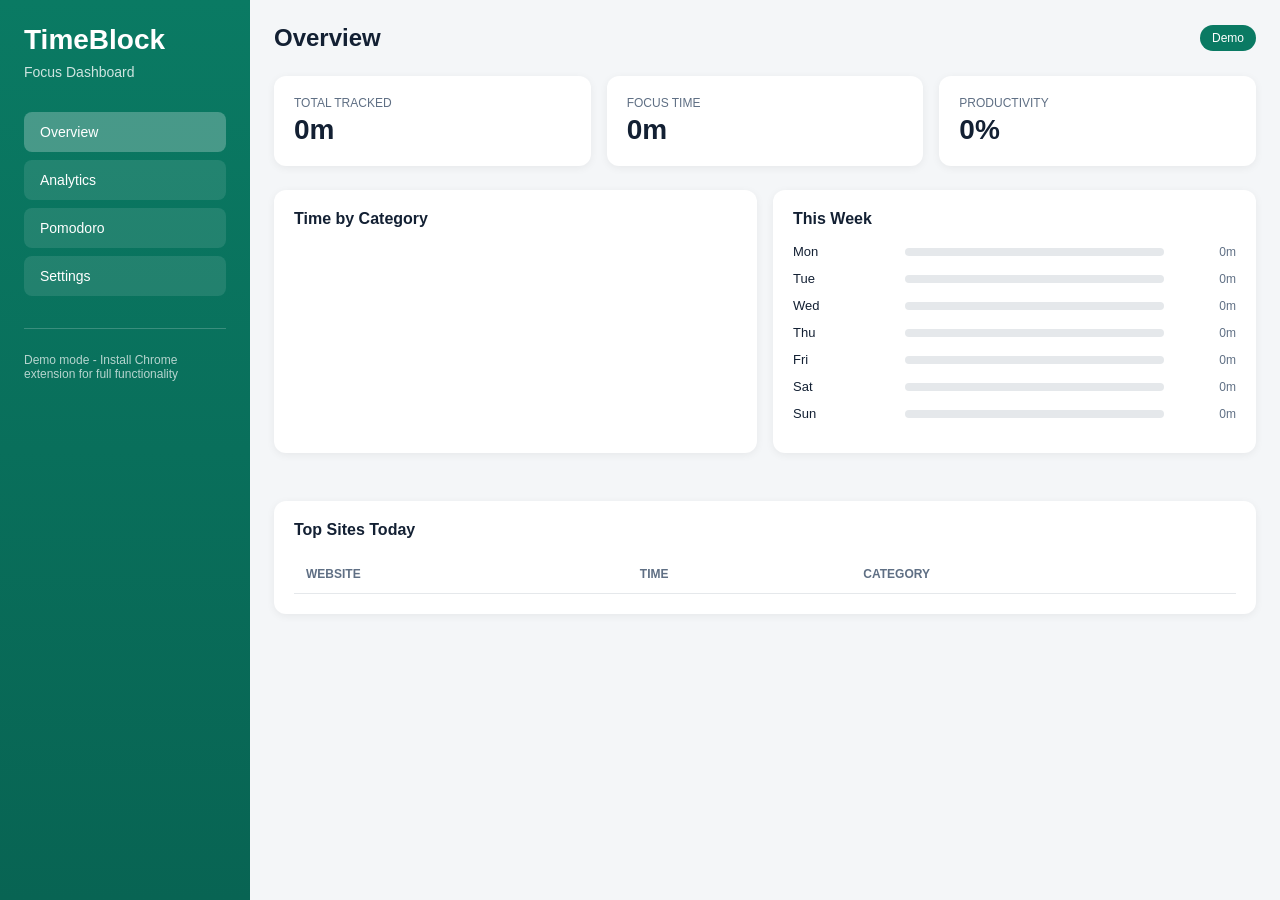
<file: index.html>
<!DOCTYPE html>
<html lang="en">
<head>
  <meta charset="UTF-8">
  <meta name="viewport" content="width=device-width, initial-scale=1.0">
  <title>TimeBlock - Focus Dashboard</title>
  <style>
    * { box-sizing: border-box; margin: 0; padding: 0; }
    body { font-family: 'Trebuchet MS', sans-serif; background: #f4f6f8; color: #132033; }
    .web-shell { min-height: 100vh; display: grid; grid-template-columns: 250px 1fr; }
    .web-sidebar { background: linear-gradient(180deg, #0a7a63, #086453); padding: 24px; color: white; }
    .web-sidebar h1 { font-size: 28px; margin-bottom: 8px; }
    .web-sidebar p { opacity: 0.8; font-size: 14px; }
    .web-nav { margin-top: 32px; display: grid; gap: 8px; }
    .web-nav button { background: rgba(255,255,255,0.1); border: none; color: white; padding: 12px 16px; text-align: left; border-radius: 8px; cursor: pointer; font-size: 14px; transition: all 0.2s; }
    .web-nav button:hover, .web-nav button.active { background: rgba(255,255,255,0.25); }
    .web-main { padding: 24px; overflow-y: auto; }
    .web-header { display: flex; justify-content: space-between; align-items: center; margin-bottom: 24px; }
    .web-header h2 { font-size: 24px; }
    .web-badge { background: #0a7a63; color: white; padding: 6px 12px; border-radius: 20px; font-size: 12px; }
    .web-grid { display: grid; grid-template-columns: repeat(3, 1fr); gap: 16px; margin-bottom: 24px; }
    .web-card { background: white; padding: 20px; border-radius: 12px; box-shadow: 0 2px 8px rgba(0,0,0,0.06); }
    .web-card p { color: #5f6f84; font-size: 12px; text-transform: uppercase; margin-bottom: 4px; }
    .web-card h3 { font-size: 28px; }
    .web-panel { background: white; padding: 20px; border-radius: 12px; box-shadow: 0 2px 8px rgba(0,0,0,0.06); margin-bottom: 24px; }
    .web-panel h3 { font-size: 16px; margin-bottom: 16px; }
    .web-table { width: 100%; border-collapse: collapse; }
    .web-table th, .web-table td { text-align: left; padding: 12px; border-bottom: 1px solid #e5e8eb; }
    .web-table th { color: #5f6f84; font-size: 12px; text-transform: uppercase; }
    .web-bar { display: flex; align-items: center; gap: 12px; margin-bottom: 12px; }
    .web-bar-label { width: 100px; font-size: 13px; }
    .web-bar-track { flex: 1; height: 8px; background: #e5e8eb; border-radius: 4px; overflow: hidden; }
    .web-bar-fill { height: 100%; background: linear-gradient(90deg, #0a7a63, #2eb793); border-radius: 4px; }
    .web-bar-value { font-size: 12px; color: #5f6f84; width: 60px; text-align: right; }
    .web-tab { display: none; }
    .web-tab.active { display: block; }
    .web-timer-display { font-size: 72px; font-weight: 800; text-align: center; color: #0a7a63; margin: 20px 0; }
    .web-timer-phase { text-align: center; font-size: 16px; color: #5f6f84; margin-bottom: 20px; }
    .web-timer-phase span { color: #0a7a63; font-weight: 600; }
    .web-timer-buttons { display: flex; justify-content: center; gap: 12px; margin-top: 24px; }
    .web-timer-btn { padding: 14px 28px; border: none; border-radius: 8px; font-size: 16px; cursor: pointer; transition: all 0.2s; }
    .web-timer-btn.primary { background: #0a7a63; color: white; }
    .web-timer-btn.secondary { background: #e5e8eb; color: #132033; }
    .web-timer-btn:hover { transform: translateY(-2px); box-shadow: 0 4px 12px rgba(0,0,0,0.15); }
    .web-input { padding: 10px 14px; border: 1px solid #e5e8eb; border-radius: 8px; font-size: 14px; width: 100%; }
    .web-input:focus { outline: none; border-color: #0a7a63; }
    .web-form-group { margin-bottom: 16px; }
    .web-form-group label { display: block; margin-bottom: 6px; font-size: 13px; color: #5f6f84; }
    .web-save-btn { background: #0a7a63; color: white; border: none; padding: 12px 24px; border-radius: 8px; cursor: pointer; font-size: 14px; }
    @media (max-width: 768px) {
      .web-shell { grid-template-columns: 1fr; }
      .web-sidebar { padding: 16px; }
      .web-grid { grid-template-columns: 1fr; }
    }
  </style>
</head>
<body>
<div class="web-shell">
  <aside class="web-sidebar">
    <h1>TimeBlock</h1>
    <p>Focus Dashboard</p>
    <nav class="web-nav">
      <button class="active" data-tab="overview">Overview</button>
      <button data-tab="analytics">Analytics</button>
      <button data-tab="pomodoro">Pomodoro</button>
      <button data-tab="settings">Settings</button>
    </nav>
    <div style="margin-top: 32px; padding-top: 24px; border-top: 1px solid rgba(255,255,255,0.2);">
      <p style="font-size: 12px; opacity: 0.7;">Demo mode - Install Chrome extension for full functionality</p>
    </div>
  </aside>

  <main class="web-main">
    <header class="web-header">
      <h2 id="pageTitle">Overview</h2>
      <span class="web-badge">Demo</span>
    </header>

    <!-- Overview Tab -->
    <section id="overview" class="web-tab active">
      <div class="web-grid">
        <div class="web-card">
          <p>Total Tracked</p>
          <h3 id="totalTime">0h 0m</h3>
        </div>
        <div class="web-card">
          <p>Focus Time</p>
          <h3 id="focusTime">0h 0m</h3>
        </div>
        <div class="web-card">
          <p>Productivity</p>
          <h3 id="productivity">0%</h3>
        </div>
      </div>

      <div class="web-grid" style="grid-template-columns: 1fr 1fr;">
        <div class="web-panel">
          <h3>Time by Category</h3>
          <div id="categoryBars"></div>
        </div>
        <div class="web-panel">
          <h3>This Week</h3>
          <div id="weekBars"></div>
        </div>
      </div>

      <div class="web-panel">
        <h3>Top Sites Today</h3>
        <table class="web-table">
          <thead><tr><th>Website</th><th>Time</th><th>Category</th></tr></thead>
          <tbody id="topSitesTable"></tbody>
        </table>
      </div>
    </section>

    <!-- Analytics Tab -->
    <section id="analytics" class="web-tab">
      <div class="web-panel">
        <h3>Time Trend (Last 7 Days)</h3>
        <div id="trendBars" style="display: flex; align-items: flex-end; gap: 8px; height: 150px; padding: 20px 0;"></div>
      </div>
      <div class="web-grid" style="grid-template-columns: 1fr 1fr;">
        <div class="web-panel">
          <h3>Top Sites (All Time)</h3>
          <table class="web-table">
            <thead><tr><th>Site</th><th>Total Time</th></tr></thead>
            <tbody id="topSitesAll"></tbody>
          </table>
        </div>
        <div class="web-panel">
          <h3>Daily Average</h3>
          <div style="text-align: center; padding: 40px;">
            <h1 id="dailyAvg" style="font-size: 48px; color: #0a7a63;">0h 0m</h1>
            <p style="color: #5f6f84; margin-top: 8px;">per day</p>
          </div>
        </div>
      </div>
    </section>

    <!-- Pomodoro Tab -->
    <section id="pomodoro" class="web-tab">
      <div class="web-panel">
        <p class="web-timer-phase">Current Phase: <span id="pomoPhase">Ready</span></p>
        <div class="web-timer-display" id="pomoTimer">25:00</div>
        <div class="web-timer-buttons">
          <button class="web-timer-btn primary" id="pomoStart">Start</button>
          <button class="web-timer-btn secondary" id="pomoPause">Pause</button>
          <button class="web-timer-btn secondary" id="pomoSkip">Skip</button>
          <button class="web-timer-btn secondary" id="pomoStop">Stop</button>
        </div>
      </div>
      <div class="web-grid" style="grid-template-columns: 1fr 1fr 1fr;">
        <div class="web-card" style="text-align: center;">
          <p>Work</p>
          <h3 id="workDuration">25m</h3>
        </div>
        <div class="web-card" style="text-align: center;">
          <p>Short Break</p>
          <h3 id="shortBreak">5m</h3>
        </div>
        <div class="web-card" style="text-align: center;">
          <p>Long Break</p>
          <h3 id="longBreak">15m</h3>
        </div>
      </div>
    </section>

    <!-- Settings Tab -->
    <section id="settings" class="web-tab">
      <div class="web-panel">
        <h3>Pomodoro Settings</h3>
        <div class="web-form-group">
          <label>Work Duration (minutes)</label>
          <input type="number" class="web-input" id="settingWork" value="25" min="1" max="90">
        </div>
        <div class="web-form-group">
          <label>Short Break (minutes)</label>
          <input type="number" class="web-input" id="settingShort" value="5" min="1" max="30">
        </div>
        <div class="web-form-group">
          <label>Long Break (minutes)</label>
          <input type="number" class="web-input" id="settingLong" value="15" min="1" max="60">
        </div>
        <button class="web-save-btn" id="saveSettings">Save Settings</button>
      </div>
      <div class="web-panel">
        <h3>Data</h3>
        <div style="display: flex; gap: 12px;">
          <button class="web-save-btn" style="background: #e5e8eb; color: #132033;" id="exportData">Export CSV</button>
          <button class="web-save-btn" style="background: #fde8e8; color: #842121;" id="clearData">Clear All Data</button>
        </div>
      </div>
    </section>
  </main>
</div>

<script>
const STORAGE_KEY = 'timeblock_data';
const SETTINGS_KEY = 'timeblock_settings';

let data = JSON.parse(localStorage.getItem(STORAGE_KEY) || '{}');
let settings = JSON.parse(localStorage.getItem(SETTINGS_KEY) || '{"work":25,"shortBreak":5,"longBreak":15}');

let pomoState = { running: false, paused: false, phase: 'work', timeLeft: settings.work * 60, cycle: 1 };
let pomoInterval = null;

function saveData() {
  localStorage.setItem(STORAGE_KEY, JSON.stringify(data));
}

function saveSettings() {
  localStorage.setItem(SETTINGS_KEY, JSON.stringify(settings));
}

function formatTime(seconds) {
  const h = Math.floor(seconds / 3600);
  const m = Math.floor((seconds % 3600) / 60);
  return h > 0 ? `${h}h ${m}m` : `${m}m`;
}

function formatTimer(seconds) {
  const m = Math.floor(seconds / 60);
  const s = seconds % 60;
  return `${String(m).padStart(2,'0')}:${String(s).padStart(2,'0')}`;
}

function renderOverview() {
  const today = new Date().toISOString().split('T')[0];
  const todayData = data[today] || {};
  
  let total = 0, focus = 0;
  const cats = { Work: 0, Education: 0, Entertainment: 0, Social: 0, Other: 0 };
  const sites = [];
  
  for (const site of Object.values(todayData)) {
    total += site.total_time || 0;
    if (site.category === 'Work' || site.category === 'Education') focus += site.total_time || 0;
    cats[site.category] = (cats[site.category] || 0) + (site.total_time || 0);
    sites.push({ domain: site.domain, time: site.total_time, category: site.category });
  }
  
  const prod = total > 0 ? Math.round((focus / total) * 100) : 0;
  
  document.getElementById('totalTime').textContent = formatTime(total);
  document.getElementById('focusTime').textContent = formatTime(focus);
  document.getElementById('productivity').textContent = prod + '%';
  
  const catContainer = document.getElementById('categoryBars');
  catContainer.innerHTML = '';
  for (const [cat, time] of Object.entries(cats)) {
    if (time > 0) {
      const pct = Math.round((time / total) * 100);
      catContainer.innerHTML += `<div class="web-bar"><span class="web-bar-label">${cat}</span><div class="web-bar-track"><div class="web-bar-fill" style="width:${pct}%"></div></div><span class="web-bar-value">${formatTime(time)}</span></div>`;
    }
  }
  
  const weekContainer = document.getElementById('weekBars');
  weekContainer.innerHTML = '';
  const days = ['Mon','Tue','Wed','Thu','Fri','Sat','Sun'];
  for (let i = 0; i < 7; i++) {
    const d = new Date();
    d.setDate(d.getDate() - (6 - i));
    const key = d.toISOString().split('T')[0];
    const time = Object.values(data[key] || {}).reduce((s, x) => s + (x.total_time || 0), 0);
    const pct = total > 0 ? Math.round((time / total) * 100) : 0;
    weekContainer.innerHTML += `<div class="web-bar"><span class="web-bar-label">${days[i]}</span><div class="web-bar-track"><div class="web-bar-fill" style="width:${pct}%"></div></div><span class="web-bar-value">${formatTime(time)}</span></div>`;
  }
  
  const tableBody = document.getElementById('topSitesTable');
  sites.sort((a,b) => b.time - a.time).slice(0,5).forEach(s => {
    tableBody.innerHTML += `<tr><td>${s.domain}</td><td>${formatTime(s.time)}</td><td>${s.category}</td></tr>`;
  });
}

function renderAnalytics() {
  let total = 0, days = 0;
  const trendContainer = document.getElementById('trendBars');
  trendContainer.innerHTML = '';
  
  for (let i = 6; i >= 0; i--) {
    const d = new Date();
    d.setDate(d.getDate() - i);
    const key = d.toISOString().split('T')[0];
    const time = Object.values(data[key] || {}).reduce((s, x) => s + (x.total_time || 0), 0);
    total += time;
    days++;
    const maxH = 120;
    const h = Math.min(time / 60, maxH);
    const pct = Math.round((h / maxH) * 100);
    const label = d.toLocaleDateString(undefined, { weekday: 'short' });
    trendContainer.innerHTML += `<div style="flex:1; display:flex; flex-direction:column; align-items:center;"><div style="width:100%; height:${pct}%; background:linear-gradient(180deg,#0a7a63,#0a7a6340); border-radius:4px 4px 0 0; min-height:4px;"></div><span style="font-size:10px;color:#5f6f84;margin-top:4px;">${label}</span></div>`;
  }
  
  document.getElementById('dailyAvg').textContent = formatTime(days > 0 ? Math.floor(total / days) : 0);
  
  const allSites = {};
  for (const dayData of Object.values(data)) {
    for (const site of Object.values(dayData)) {
      allSites[site.domain] = (allSites[site.domain] || 0) + (site.total_time || 0);
    }
  }
  const sorted = Object.entries(allSites).sort((a,b) => b[1] - a[1]).slice(0,5);
  const sitesBody = document.getElementById('topSitesAll');
  sitesBody.innerHTML = '';
  sorted.forEach(([domain, time]) => {
    sitesBody.innerHTML += `<tr><td>${domain}</td><td>${formatTime(time)}</td></tr>`;
  });
}

function renderPomodoro() {
  document.getElementById('workDuration').textContent = settings.work + 'm';
  document.getElementById('shortBreak').textContent = settings.shortBreak + 'm';
  document.getElementById('longBreak').textContent = settings.longBreak + 'm';
  updatePomodoroDisplay();
}

function updatePomodoroDisplay() {
  document.getElementById('pomoTimer').textContent = formatTimer(pomoState.timeLeft);
  const labels = { work: 'Work Sprint', shortBreak: 'Short Break', longBreak: 'Long Break' };
  document.getElementById('pomoPhase').textContent = pomoState.running ? labels[pomoState.phase] : 'Ready';
  document.getElementById('pomoStart').textContent = pomoState.paused ? 'Resume' : (pomoState.running ? 'Running' : 'Start');
}

function startPomodoro() {
  if (pomoState.paused) {
    pomoState.paused = false;
  } else {
    pomoState.running = true;
    pomoState.phase = 'work';
    pomoState.timeLeft = settings.work * 60;
  }
  pomoInterval = setInterval(() => {
    if (!pomoState.paused && pomoState.running) {
      pomoState.timeLeft--;
      if (pomoState.timeLeft <= 0) {
        if (pomoState.phase === 'work') {
          pomoState.phase = pomoState.cycle % 4 === 0 ? 'longBreak' : 'shortBreak';
          pomoState.timeLeft = (pomoState.phase === 'longBreak' ? settings.longBreak : settings.shortBreak) * 60;
          if (pomoState.phase === 'shortBreak') pomoState.cycle++;
        } else {
          pomoState.phase = 'work';
          pomoState.timeLeft = settings.work * 60;
        }
      }
      updatePomodoroDisplay();
    }
  }, 1000);
  updatePomodoroDisplay();
}

function pausePomodoro() {
  pomoState.paused = true;
  updatePomodoroDisplay();
}

function skipPomodoro() {
  if (pomoState.phase === 'work') {
    pomoState.phase = pomoState.cycle % 4 === 0 ? 'longBreak' : 'shortBreak';
    pomoState.timeLeft = (pomoState.phase === 'longBreak' ? settings.longBreak : settings.shortBreak) * 60;
  } else {
    pomoState.phase = 'work';
    pomoState.timeLeft = settings.work * 60;
  }
  updatePomodoroDisplay();
}

function stopPomodoro() {
  clearInterval(pomoInterval);
  pomoState = { running: false, paused: false, phase: 'work', timeLeft: settings.work * 60, cycle: 1 };
  updatePomodoroDisplay();
}

document.querySelectorAll('.web-nav button').forEach(btn => {
  btn.addEventListener('click', () => {
    document.querySelectorAll('.web-nav button').forEach(b => b.classList.remove('active'));
    document.querySelectorAll('.web-tab').forEach(t => t.classList.remove('active'));
    btn.classList.add('active');
    document.getElementById(btn.dataset.tab).classList.add('active');
    document.getElementById('pageTitle').textContent = btn.textContent;
  });
});

document.getElementById('pomoStart').addEventListener('click', startPomodoro);
document.getElementById('pomoPause').addEventListener('click', pausePomodoro);
document.getElementById('pomoSkip').addEventListener('click', skipPomodoro);
document.getElementById('pomoStop').addEventListener('click', stopPomodoro);

document.getElementById('saveSettings').addEventListener('click', () => {
  settings.work = parseInt(document.getElementById('settingWork').value) || 25;
  settings.shortBreak = parseInt(document.getElementById('settingShort').value) || 5;
  settings.longBreak = parseInt(document.getElementById('settingLong').value) || 15;
  saveSettings();
  if (!pomoState.running) pomoState.timeLeft = settings.work * 60;
  renderPomodoro();
  alert('Settings saved!');
});

document.getElementById('clearData').addEventListener('click', () => {
  if (confirm('Clear all data?')) {
    data = {};
    saveData();
    renderOverview();
    renderAnalytics();
  }
});

document.getElementById('exportData').addEventListener('click', () => {
  let csv = 'Date,Domain,Path,TimeSeconds,Category\n';
  for (const [date, dayData] of Object.entries(data)) {
    for (const site of Object.values(dayData)) {
      csv += `${date},"${site.domain}","${site.path}",${site.total_time},${site.category}\n`;
    }
  }
  const blob = new Blob([csv], { type: 'text/csv' });
  const a = document.createElement('a');
  a.href = URL.createObjectURL(blob);
  a.download = 'timeblock-export.csv';
  a.click();
});

renderOverview();
renderAnalytics();
renderPomodoro();
</script>
</body>
</html>
</file>
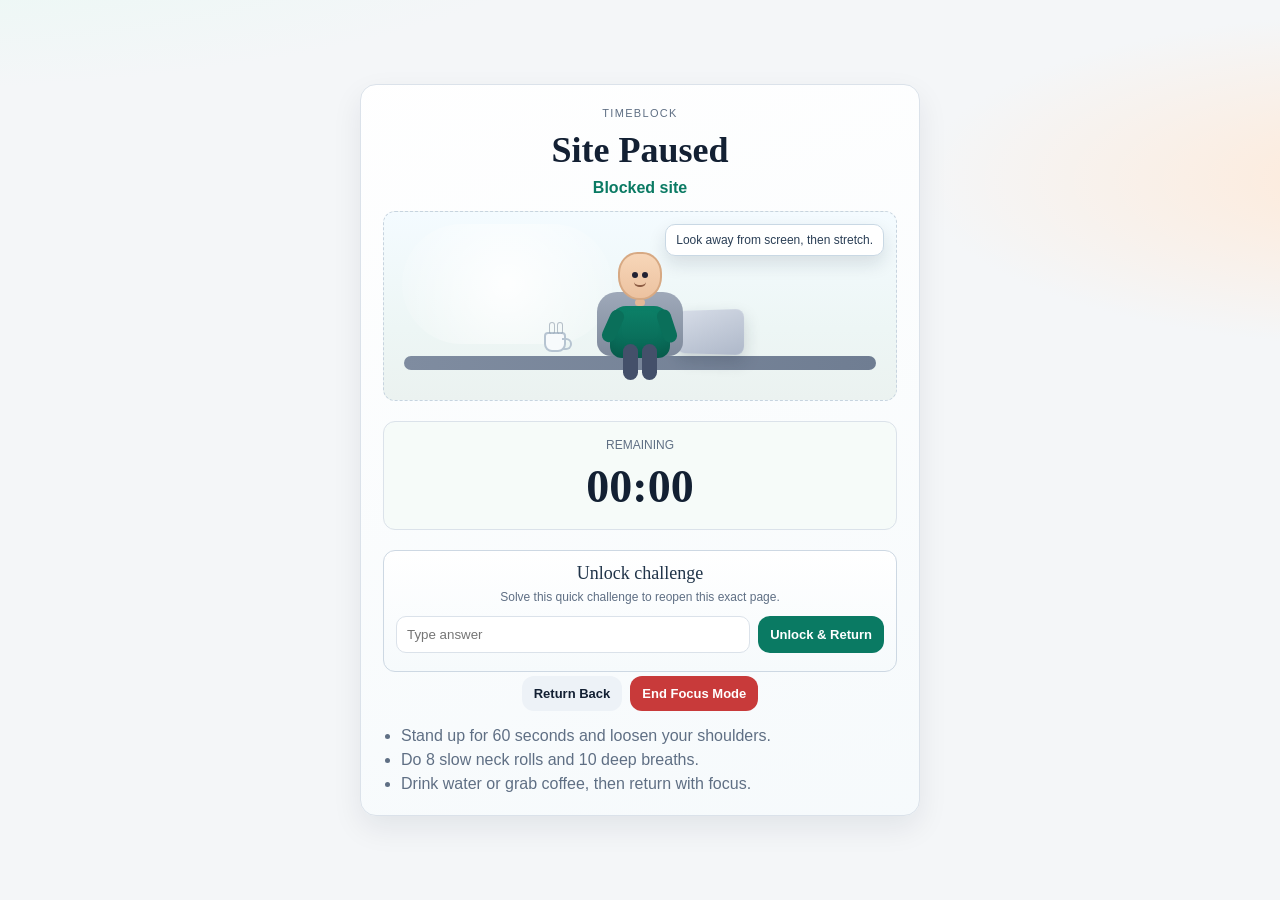
<file: blocked.html>
<!DOCTYPE html>
<html lang="en">
<head>
  <meta charset="UTF-8">
  <meta name="viewport" content="width=device-width, initial-scale=1.0">
  <title>Site Blocked · TimeBlock</title>
  <link rel="stylesheet" href="styles.css">
</head>
<body class="blocked-body">
  <main class="blocked-card">
    <p class="eyebrow">TimeBlock</p>
    <h1>Site Paused</h1>
    <p class="empty" id="blockReason"></p>
    <p class="blocked-domain" id="blockedDomain"></p>

    <div class="coach-scene" aria-hidden="true">
      <div class="room-glow"></div>
      <div class="desk"></div>
      <div class="chair"></div>
      <div class="laptop"></div>
      <div class="coffee"><i></i><i></i></div>
      <div class="person human">
        <span class="head">
          <i class="eye left"></i>
          <i class="eye right"></i>
          <i class="mouth"></i>
        </span>
        <span class="neck"></span>
        <span class="torso"></span>
        <span class="arm arm-left"></span>
        <span class="arm arm-right"></span>
        <span class="leg leg-left"></span>
        <span class="leg leg-right"></span>
      </div>
      <div class="bubble" id="coachBubble">Look away from screen, then stretch.</div>
    </div>

    <div class="blocked-timer-wrap">
      <p>Remaining</p>
      <h2 id="timer">00:00</h2>
    </div>

    <div id="limitChallenge" class="challenge-card" hidden>
      <p class="challenge-title">Unlock challenge</p>
      <p class="challenge-text">Solve this quick challenge to reopen this exact page.</p>
      <p id="challengePrompt" class="challenge-prompt"></p>
      <div class="inline-form">
        <input id="challengeInput" type="text" placeholder="Type answer">
        <button id="unlockBtn" class="btn-primary">Unlock & Return</button>
      </div>
      <p id="challengeMessage" class="empty"></p>
    </div>

    <div class="blocked-actions">
      <button id="backBtn" class="btn-secondary">Return Back</button>
      <button id="endFocusBtn" class="btn-danger">End Focus Mode</button>
    </div>

    <ul class="tips-list">
      <li>Stand up for 60 seconds and loosen your shoulders.</li>
      <li>Do 8 slow neck rolls and 10 deep breaths.</li>
      <li>Drink water or grab coffee, then return with focus.</li>
    </ul>
  </main>
  <script src="blocked.js"></script>
</body>
</html>
</file>
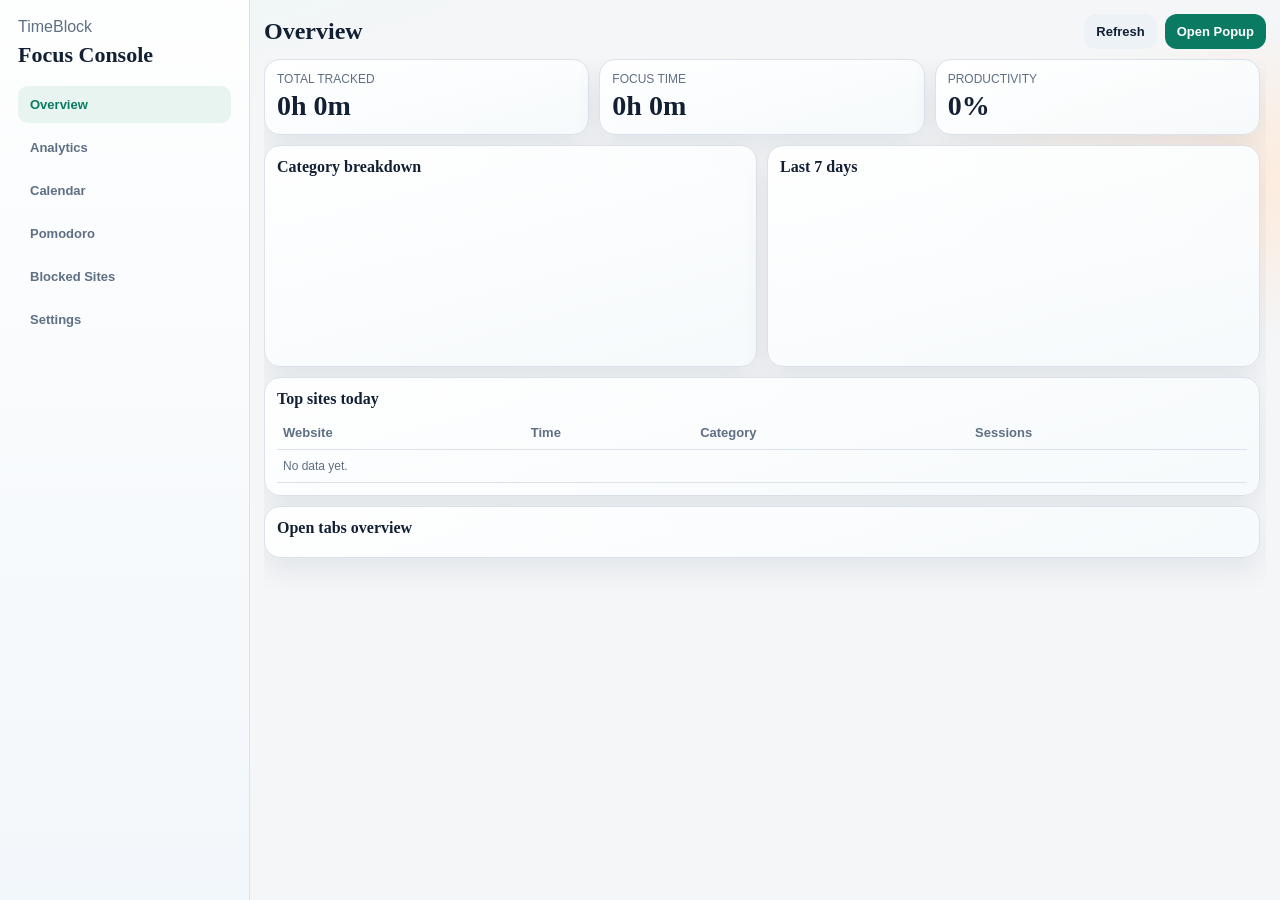
<file: dashboard.html>
<!DOCTYPE html>
<html lang="en">
<head>
  <meta charset="UTF-8">
  <meta name="viewport" content="width=device-width, initial-scale=1.0">
  <title>TimeBlock Dashboard</title>
  <link rel="stylesheet" href="styles.css">
</head>
<body class="dashboard-body">
  <div class="dashboard-shell">
    <aside class="dashboard-sidebar">
      <div class="brand-block">
        <p>TimeBlock</p>
        <h1>Focus Console</h1>
      </div>
      <nav class="nav-stack">
        <button class="nav-link active" data-tab="overview">Overview</button>
        <button class="nav-link" data-tab="analytics">Analytics</button>
        <button class="nav-link" data-tab="calendar">Calendar</button>
        <button class="nav-link" data-tab="pomodoro">Pomodoro</button>
        <button class="nav-link" data-tab="blocked">Blocked Sites</button>
        <button class="nav-link" data-tab="settings">Settings</button>
      </nav>
    </aside>

    <main class="dashboard-main">
      <header class="dashboard-topbar">
        <h2 id="pageTitle">Overview</h2>
        <div class="toolbar-actions">
          <button id="syncBtn" class="btn-secondary">Refresh</button>
          <button id="openPopupBtn" class="btn-primary">Open Popup</button>
        </div>
      </header>

      <section id="overview" class="tab-content active">
        <div class="grid-3">
          <article class="metric-card"><p>Total tracked</p><h3 id="summaryTotal">0h 0m</h3></article>
          <article class="metric-card"><p>Focus time</p><h3 id="summaryFocus">0h 0m</h3></article>
          <article class="metric-card"><p>Productivity</p><h3 id="summaryProductivity">0%</h3></article>
        </div>

        <div class="grid-2">
          <article class="panel">
            <div class="panel-head"><h3>Category breakdown</h3></div>
            <div id="categoryChart" class="bars-block big"></div>
          </article>
          <article class="panel">
            <div class="panel-head"><h3>Last 7 days</h3></div>
            <div id="weekChart" class="bars-block big"></div>
          </article>
        </div>

        <article class="panel">
          <div class="panel-head"><h3>Top sites today</h3></div>
          <div class="table-wrap">
            <table>
              <thead>
                <tr><th>Website</th><th>Time</th><th>Category</th><th>Sessions</th></tr>
              </thead>
              <tbody id="topSitesBody">
                <tr><td colspan="4" class="empty">No data yet.</td></tr>
              </tbody>
            </table>
          </div>
        </article>

        <article class="panel">
          <div class="panel-head"><h3>Open tabs overview</h3></div>
          <div id="liveTabsCards" class="tabs-grid"></div>
        </article>
      </section>

      <section id="analytics" class="tab-content">
        <article class="panel">
          <div class="panel-head">
            <h3>Time trend</h3>
            <select id="dateRange" class="form-control">
              <option value="today">Today</option>
              <option value="week">Week</option>
              <option value="month">Month</option>
              <option value="all">All time</option>
            </select>
          </div>
          <div id="analyticsChart" class="bars-block big"></div>
        </article>

        <article class="panel">
          <div class="panel-head"><h3>Overall time by domain</h3></div>
          <div id="domainOverallChart" class="bars-block big"></div>
        </article>
      </section>

      <section id="calendar" class="tab-content">
        <article class="panel">
          <div class="panel-head">
            <h3>Weekly activity</h3>
            <div class="inline-actions">
              <button id="prevWeek" class="btn-secondary">Previous</button>
              <p id="weekDisplay"></p>
              <button id="nextWeek" class="btn-secondary">Next</button>
            </div>
          </div>
          <div id="weekView" class="week-view"></div>
        </article>

        <article class="panel">
          <div class="panel-head"><h3>Schedule focus block</h3></div>
          <form id="blockForm" class="form-grid">
            <label class="picker-field">Date<input type="date" id="blockDate" required></label>
            <label class="picker-field">Start<input type="time" id="blockStart" required></label>
            <label class="picker-field">End<input type="time" id="blockEnd" required></label>
            <label class="checkbox-row"><input type="checkbox" id="blockDistract" checked> Block distracting sites</label>
            <button type="submit" class="btn-primary">Save Block</button>
          </form>
          <div id="scheduledBlocksList" class="list-block"></div>
        </article>
      </section>

      <section id="pomodoro" class="tab-content">
        <article class="panel">
          <div class="panel-head"><h3>Pomodoro settings</h3></div>
          <form id="pomodoroForm" class="form-grid">
            <label>Work minutes<input type="number" id="pWork" min="10" max="90" value="25"></label>
            <label>Short break<input type="number" id="pShort" min="3" max="30" value="5"></label>
            <label>Long break<input type="number" id="pLong" min="10" max="60" value="15"></label>
            <label>Long break every<input type="number" id="pEvery" min="2" max="8" value="4"></label>
            <label class="checkbox-row"><input type="checkbox" id="pAutoBreaks" checked> Auto start breaks</label>
            <label class="checkbox-row"><input type="checkbox" id="pAutoWork"> Auto start work</label>
            <button type="submit" class="btn-primary">Save Pomodoro Settings</button>
          </form>
        </article>
      </section>

      <section id="blocked" class="tab-content">
        <article class="panel">
          <div class="panel-head"><h3>Blocked sites</h3></div>
          <form id="blockSiteForm" class="inline-form">
            <input type="text" id="newBlockedSite" placeholder="youtube.com" required>
            <button type="submit" class="btn-primary">Add</button>
          </form>
          <div id="blockedSitesList" class="chips"></div>
          <div class="quick-row">
            <button class="btn-secondary quick-block" data-sites="youtube.com,netflix.com,twitch.tv">Entertainment</button>
            <button class="btn-secondary quick-block" data-sites="facebook.com,instagram.com,twitter.com,x.com">Social</button>
            <button class="btn-secondary quick-block" data-sites="reddit.com,9gag.com,imgur.com">Memes</button>
            <button class="btn-secondary quick-block" data-sites="youtube.com,reddit.com,twitter.com,facebook.com,instagram.com">All</button>
          </div>
        </article>

        <article class="panel">
          <div class="panel-head"><h3>Per-site daily limits</h3></div>
          <div id="siteLimitsList" class="list-block"></div>
        </article>
      </section>

      <section id="settings" class="tab-content">
        <article class="panel">
          <div class="panel-head"><h3>General settings</h3></div>
          <form id="settingsForm" class="form-grid">
            <label>Theme
              <select id="themeSelect" class="form-control">
                <option value="light">Light</option>
                <option value="dark">Dark</option>
                <option value="auto">Auto</option>
              </select>
            </label>
            <label>Default focus duration (minutes)<input type="number" id="focusDuration" min="5" max="180" value="25"></label>
            <label class="checkbox-row"><input type="checkbox" id="enableNotif" checked> Enable notifications</label>
            <label class="checkbox-row"><input type="checkbox" id="soundNotif"> Sound on complete</label>
            <button type="submit" class="btn-primary">Save Settings</button>
          </form>
        </article>

        <article class="panel">
          <div class="panel-head"><h3>Data</h3></div>
          <div class="inline-actions">
            <button id="exportData" class="btn-secondary">Export CSV</button>
            <button id="clearData" class="btn-danger">Clear Data</button>
          </div>
        </article>
      </section>
    </main>
  </div>

  <script src="dashboard.js"></script>
</body>
</html>
</file>
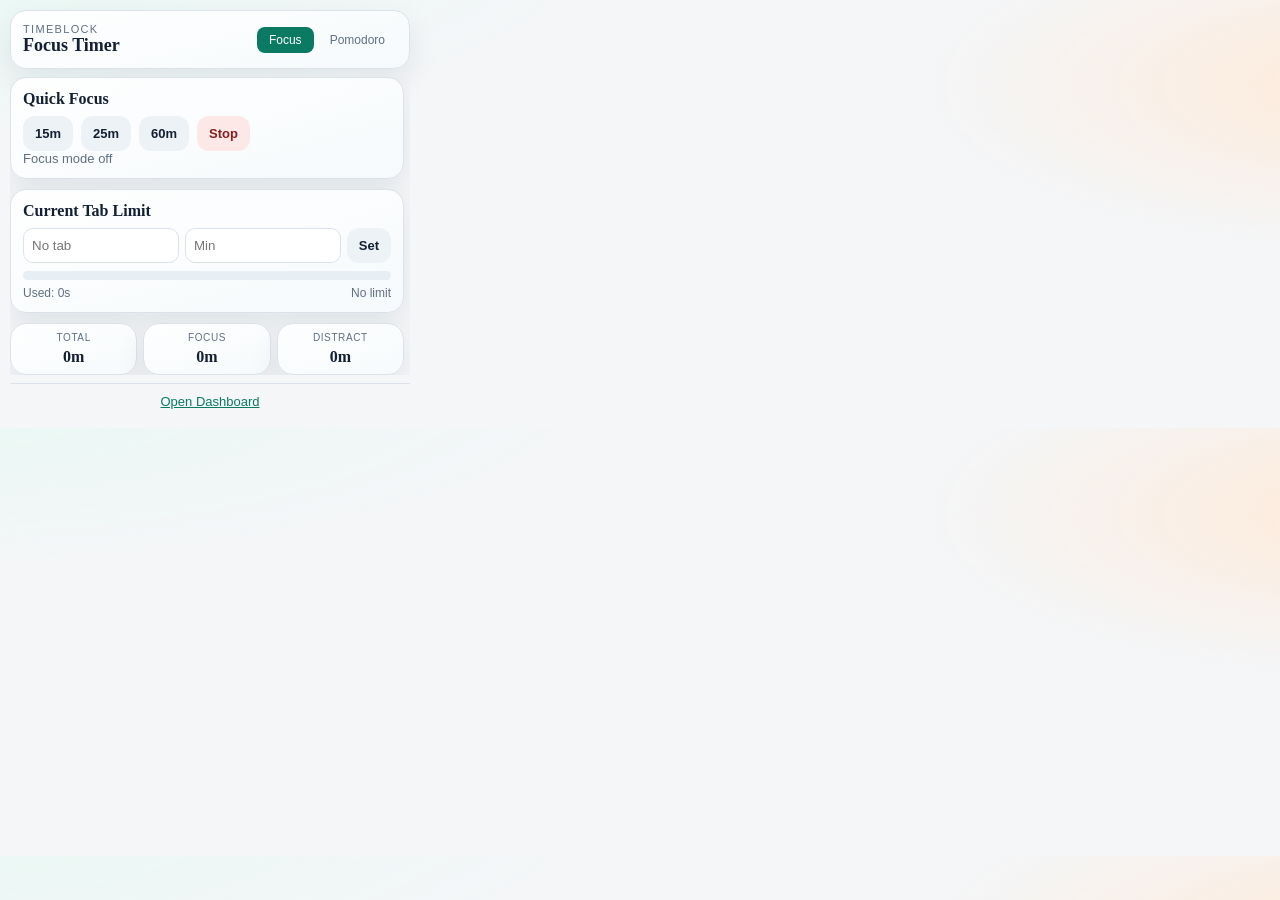
<file: popup.html>
<!DOCTYPE html>
<html lang="en">
<head>
  <meta charset="UTF-8">
  <meta name="viewport" content="width=device-width, initial-scale=1.0">
  <title>TimeBlock</title>
  <link rel="stylesheet" href="styles.css">
</head>
<body class="popup-body">
  <main class="popup-shell">
    <section class="hero-card">
      <div>
        <p class="eyebrow">TimeBlock</p>
        <h1>Focus Timer</h1>
      </div>
      <div class="tab-nav">
        <button class="tab-btn active" data-tab="focus">Focus</button>
        <button class="tab-btn" data-tab="pomodoro">Pomodoro</button>
      </div>
    </section>

    <section id="focus-tab" class="tab-content active">
      <section class="panel">
        <div class="panel-head">
          <h3>Quick Focus</h3>
        </div>
        <div class="pomodoro-presets">
          <button id="focusBtn15" class="chip-btn">15m</button>
          <button id="focusBtn25" class="chip-btn">25m</button>
          <button id="focusBtn60" class="chip-btn">60m</button>
          <button id="stopFocusBtn" class="chip-btn chip-danger">Stop</button>
        </div>
        <div class="focus-inline" id="focusStatus">Focus mode off</div>
      </section>

      <section class="panel">
        <div class="panel-head">
          <h3>Current Tab Limit</h3>
        </div>
        <div class="inline-form compact">
          <input id="currentTabDomain" type="text" disabled placeholder="No tab">
          <input id="currentTabLimit" type="number" min="1" max="720" placeholder="Min">
          <button id="saveTabLimit" class="btn-secondary">Set</button>
        </div>
        <div class="limit-progress-wrap">
          <div class="limit-progress"><span id="limitProgressFill"></span></div>
          <div class="limit-progress-meta">
            <span id="currentTabUsed">Used: 0s</span>
            <span id="currentTabRemaining">No limit</span>
          </div>
        </div>
      </section>

      <section class="stats-grid mini">
        <article>
          <p>Total</p>
          <h2 id="totalTime">0m</h2>
        </article>
        <article>
          <p>Focus</p>
          <h2 id="focusTime">0m</h2>
        </article>
        <article>
          <p>Distract</p>
          <h2 id="distractionTime">0m</h2>
        </article>
      </section>
    </section>

    <section id="pomodoro-tab" class="tab-content">
      <section class="panel centered">
        <p id="pomodoroPhaseLabel">Ready to focus</p>
        <div class="pomodoro-time big" id="pomodoroTimer">25:00</div>
        <p id="pomodoroCycle">Cycle 1</p>
      </section>

      <section class="panel">
        <div class="pomodoro-actions">
          <button id="pomodoroStart" class="btn-primary">Start</button>
          <button id="pomodoroPause" class="btn-secondary">Pause</button>
          <button id="pomodoroSkip" class="btn-secondary">Skip</button>
          <button id="pomodoroStop" class="btn-danger">Stop</button>
        </div>
      </section>

      <section class="panel">
        <div class="panel-head">
          <h3>Cycle Settings</h3>
        </div>
        <div class="inline-form compact">
          <input id="quickWorkMinutes" type="number" min="10" max="90" placeholder="Work">
          <input id="quickBreakMinutes" type="number" min="3" max="30" placeholder="Break">
          <button id="saveQuickPomodoro" class="btn-secondary">Save</button>
        </div>
      </section>
    </section>

    <section class="popup-footer">
      <button id="viewFullStats" class="link-btn">Open Dashboard</button>
    </section>
  </main>
  <script src="popup.js"></script>
</body>
</html>
</file>
<file: styles.css>
:root {
  --bg: #f4f6f8;
  --surface: #ffffff;
  --ink: #132033;
  --muted: #5f6f84;
  --line: #dbe2ea;
  --primary: #0a7a63;
  --primary-ink: #ffffff;
  --accent: #ff7a18;
  --danger: #c83a3a;
  --shadow: 0 12px 30px rgba(18, 31, 48, 0.08);
  --radius: 16px;
}

* {
  box-sizing: border-box;
}

body {
  margin: 0;
  color: var(--ink);
  background:
    radial-gradient(1200px 300px at -10% -10%, #e7f9f3 0, transparent 60%),
    radial-gradient(700px 240px at 110% 20%, #ffe9d7 0, transparent 70%),
    var(--bg);
  font-family: "Trebuchet MS", "Segoe UI", sans-serif;
}

h1,
h2,
h3,
h4 {
  margin: 0;
  font-family: "Palatino Linotype", "Times New Roman", serif;
}

p {
  margin: 0;
}

.eyebrow {
  font-size: 11px;
  letter-spacing: 0.12em;
  text-transform: uppercase;
  color: var(--muted);
}

.btn-primary,
.btn-secondary,
.btn-danger,
.ghost-btn,
.chip-btn {
  border: 0;
  border-radius: 12px;
  padding: 10px 12px;
  font: 600 13px "Trebuchet MS", sans-serif;
  cursor: pointer;
  transition: transform 0.16s ease, box-shadow 0.16s ease, background 0.16s ease;
}

.btn-primary {
  background: var(--primary);
  color: var(--primary-ink);
}

.btn-secondary,
.ghost-btn,
.chip-btn {
  background: #edf2f7;
  color: var(--ink);
}

.btn-danger {
  background: var(--danger);
  color: #fff;
}

.chip-danger {
  background: #fde8e8;
  color: #842121;
}

.btn-primary:hover,
.btn-secondary:hover,
.btn-danger:hover,
.ghost-btn:hover,
.chip-btn:hover {
  transform: translateY(-1px);
  box-shadow: 0 8px 20px rgba(20, 32, 50, 0.14);
}

.popup-body {
  width: 420px;
  min-height: 0;
  overflow: hidden;
}

.popup-shell {
  display: flex;
  flex-direction: column;
  gap: 8px;
  padding: 10px;
  max-height: none;
  overflow: visible;
}

.hero-card,
.pomodoro-card,
.stats-grid article,
.panel,
.metric-card,
.day-card,
.blocked-card {
  background: linear-gradient(165deg, rgba(255, 255, 255, 0.96), rgba(246, 250, 252, 0.96));
  border: 1px solid var(--line);
  border-radius: var(--radius);
  box-shadow: var(--shadow);
}

.hero-card {
  padding: 12px;
  display: flex;
  justify-content: space-between;
  align-items: center;
  gap: 8px;
}

.hero-card h1 {
  font-size: 18px;
}

.tab-nav {
  display: flex;
  gap: 4px;
}

.tab-btn {
  padding: 6px 12px;
  border: 0;
  border-radius: 8px;
  background: transparent;
  color: var(--muted);
  font: 500 12px "Trebuchet MS", sans-serif;
  cursor: pointer;
  transition: all 0.15s ease;
}

.tab-btn.active {
  background: var(--primary);
  color: #fff;
}

.tab-content {
  display: none;
}

.tab-content.active {
  display: grid;
  gap: 8px;
}

.popup-footer {
  padding: 8px 0;
  text-align: center;
  border-top: 1px solid var(--line);
}

.link-btn {
  background: none;
  border: none;
  color: var(--primary);
  font: 500 13px "Trebuchet MS", sans-serif;
  cursor: pointer;
  text-decoration: underline;
}

.stats-grid.mini {
  display: grid;
  grid-template-columns: repeat(3, 1fr);
  gap: 6px;
}

.stats-grid.mini article {
  padding: 8px;
  text-align: center;
}

.stats-grid.mini p {
  font-size: 10px;
}

.stats-grid.mini h2 {
  font-size: 16px;
}

.pomodoro-time.big {
  font-size: 36px;
  text-align: center;
  font-weight: 800;
}

.panel.centered {
  text-align: center;
  padding: 16px;
}

.inline-form.compact {
  display: flex;
  gap: 6px;
  flex-wrap: wrap;
}

.inline-form.compact input {
  flex: 1;
  min-width: 60px;
  padding: 8px;
}

.pomodoro-card {
  padding: 12px;
  display: grid;
  gap: 8px;
}

.pomodoro-head {
  display: flex;
  justify-content: space-between;
  color: var(--muted);
}

.pomodoro-time {
  text-align: center;
  font-size: 40px;
  font-weight: 800;
  letter-spacing: 0.04em;
}

.pomodoro-actions,
.pomodoro-presets,
.popup-footer-actions,
.inline-actions,
.toolbar-actions,
.inline-form,
.quick-row {
  display: flex;
  gap: 8px;
  flex-wrap: wrap;
}

.inline-form input {
  min-width: 0;
  flex: 1;
}

.limit-progress-wrap {
  margin-top: 8px;
  display: grid;
  gap: 6px;
}

.limit-progress {
  height: 9px;
  background: #e7eef4;
  border-radius: 999px;
  overflow: hidden;
}

.limit-progress span {
  display: block;
  height: 100%;
  width: 0;
  border-radius: 999px;
  background: linear-gradient(90deg, #0a7a63, #2eb793);
  transition: width 0.35s ease;
}

.limit-progress span.over {
  background: linear-gradient(90deg, #bc2d2d, #e45353);
}

.limit-progress span.warning {
  background: linear-gradient(90deg, #f59e0b, #fbbf24);
}

.limit-progress-wrap.limit-hit {
  animation: limitPulse 0.5s ease-in-out infinite;
}

@keyframes limitPulse {
  0%, 100% { transform: scale(1); }
  50% { transform: scale(1.02); }
}

.limit-progress-meta {
  display: flex;
  justify-content: space-between;
  gap: 8px;
  font-size: 12px;
  color: var(--muted);
}

.focus-inline {
  font-size: 13px;
  color: var(--muted);
}

.focus-active {
  color: var(--primary);
  font-weight: 600;
}

.stats-grid {
  display: grid;
  grid-template-columns: repeat(3, minmax(0, 1fr));
  gap: 8px;
}

.stats-grid article {
  padding: 10px;
}

.stats-grid p {
  font-size: 11px;
  color: var(--muted);
  text-transform: uppercase;
  letter-spacing: 0.06em;
}

.stats-grid h2 {
  font-size: 20px;
  margin-top: 5px;
}

.panel {
  padding: 12px;
}

.panel-head {
  margin-bottom: 8px;
  display: flex;
  justify-content: space-between;
  align-items: center;
  gap: 8px;
}

.panel-head h3 {
  font-size: 16px;
}

.list-block,
.bars-block {
  display: grid;
  gap: 6px;
}

.compact {
  max-height: 120px;
  overflow: hidden;
}

.big {
  min-height: 170px;
}

.site-row {
  display: grid;
  grid-template-columns: 1fr 86px 58px;
  align-items: center;
  gap: 8px;
}

.site-row-wide {
  grid-template-columns: 1fr 110px auto;
}

.site-meta h4 {
  font-size: 13px;
}

.site-meta p {
  color: var(--muted);
  font-size: 12px;
}

.site-rail {
  background: #ebf0f5;
  border-radius: 999px;
  height: 8px;
}

.site-rail span {
  display: block;
  height: 100%;
  border-radius: 999px;
  background: linear-gradient(90deg, var(--primary), #2eb793);
}

.site-time {
  text-align: right;
  font-size: 12px;
  color: var(--muted);
}

.site-row .btn-secondary {
  padding: 7px 10px;
  font-size: 12px;
}

.category-row {
  display: grid;
  gap: 4px;
}

.category-top {
  display: flex;
  justify-content: space-between;
  font-size: 12px;
  color: var(--muted);
}

.category-bar {
  height: 9px;
  border-radius: 999px;
  background: #ecf1f5;
}

.category-bar span {
  display: block;
  height: 100%;
  border-radius: 999px;
  background: linear-gradient(90deg, #ff7a18, #ffbb4a);
}

.empty {
  color: var(--muted);
  font-size: 12px;
}

.dashboard-shell {
  display: grid;
  grid-template-columns: 250px 1fr;
  min-height: 100vh;
}

.dashboard-sidebar {
  padding: 18px;
  border-right: 1px solid var(--line);
  background: linear-gradient(180deg, rgba(255, 255, 255, 0.9), rgba(242, 247, 251, 0.95));
}

.brand-block p {
  color: var(--muted);
  margin-bottom: 6px;
}

.brand-block h1 {
  font-size: 22px;
}

.nav-stack {
  margin-top: 18px;
  display: grid;
  gap: 6px;
}

.nav-link {
  text-align: left;
  border: 0;
  border-radius: 10px;
  padding: 11px 12px;
  background: transparent;
  color: var(--muted);
  font: 600 13px "Trebuchet MS", sans-serif;
  cursor: pointer;
}

.nav-link.active,
.nav-link:hover {
  background: #e8f4ef;
  color: var(--primary);
}

.dashboard-main {
  padding: 14px;
  display: grid;
  grid-template-rows: auto 1fr;
  gap: 10px;
}

.dashboard-topbar {
  display: flex;
  justify-content: space-between;
  align-items: center;
}

.tab-content {
  display: none;
  overflow: auto;
  padding-right: 6px;
}

.tab-content.active {
  display: grid;
  gap: 10px;
  align-content: start;
}

.grid-2,
.grid-3 {
  display: grid;
  gap: 10px;
}

.grid-2 {
  grid-template-columns: repeat(2, minmax(0, 1fr));
}

.grid-3 {
  grid-template-columns: repeat(3, minmax(0, 1fr));
}

.metric-card {
  padding: 12px;
}

.metric-card p {
  color: var(--muted);
  font-size: 12px;
  text-transform: uppercase;
}

.metric-card h3 {
  margin-top: 4px;
  font-size: 28px;
}

.table-wrap {
  overflow-x: auto;
}

table {
  width: 100%;
  border-collapse: collapse;
  font-size: 13px;
}

th,
td {
  text-align: left;
  border-bottom: 1px solid var(--line);
  padding: 9px 6px;
}

th {
  color: var(--muted);
  font-weight: 600;
}

.form-grid {
  display: grid;
  gap: 10px;
}

.form-grid label,
.checkbox-row {
  display: grid;
  gap: 6px;
  color: var(--muted);
  font-size: 13px;
}

.picker-field {
  cursor: pointer;
  border: 1px solid var(--line);
  border-radius: 12px;
  padding: 8px;
  background: #f8fbfd;
  transition: border-color 0.16s ease, box-shadow 0.16s ease;
}

.picker-field:hover {
  border-color: #b9c8d6;
  box-shadow: 0 6px 14px rgba(24, 40, 62, 0.08);
}

.picker-field input {
  margin-top: 4px;
}

input,
select {
  border: 1px solid var(--line);
  background: #fff;
  border-radius: 10px;
  padding: 10px;
  color: var(--ink);
}

.week-view {
  display: grid;
  grid-template-columns: repeat(7, minmax(0, 1fr));
  gap: 8px;
}

.day-card {
  padding: 10px;
  text-align: center;
}

.day-card p,
.day-card span {
  color: var(--muted);
  font-size: 12px;
}

.day-card h4 {
  font-size: 24px;
  margin: 6px 0;
}

.chips {
  display: flex;
  flex-wrap: wrap;
  gap: 8px;
  margin-top: 8px;
}

.chip {
  display: inline-flex;
  align-items: center;
  gap: 8px;
  border: 1px solid var(--line);
  border-radius: 999px;
  padding: 7px 10px;
  background: #fff;
  font-size: 12px;
}

.chip button {
  border: 0;
  background: transparent;
  color: var(--muted);
  cursor: pointer;
}

.tabs-grid {
  display: grid;
  grid-template-columns: repeat(auto-fill, minmax(170px, 1fr));
  gap: 8px;
}

.tab-card {
  border: 1px solid var(--line);
  border-radius: 12px;
  padding: 10px;
  background: linear-gradient(180deg, #ffffff, #f7fbfd);
  display: grid;
  gap: 6px;
}

.tab-domain {
  font-size: 12px;
  color: var(--muted);
}

.tab-card h4 {
  font-size: 16px;
}

.tab-card span {
  font-size: 12px;
  color: var(--muted);
}

.blocked-body {
  min-height: 100vh;
  display: grid;
  place-items: center;
  padding: 20px;
}

.blocked-card {
  width: min(560px, 100%);
  padding: 22px;
  text-align: center;
}

.blocked-card h1 {
  margin-top: 10px;
  font-size: 36px;
}

.blocked-domain {
  margin-top: 8px;
  color: var(--primary);
  font-weight: 700;
}

.blocked-timer-wrap {
  margin: 20px 0;
  padding: 16px;
  border: 1px solid var(--line);
  border-radius: 12px;
  background: #f6fbf9;
}

.blocked-timer-wrap p {
  color: var(--muted);
  font-size: 12px;
  text-transform: uppercase;
}

.blocked-timer-wrap h2 {
  margin-top: 8px;
  font-size: 46px;
}

.blocked-actions {
  display: flex;
  justify-content: center;
  gap: 8px;
}

.challenge-card {
  margin: 8px 0 4px;
  padding: 12px;
  border: 1px solid #cdd8e3;
  border-radius: 12px;
  background: linear-gradient(180deg, #ffffff, #f6fafc);
  display: grid;
  gap: 6px;
}

.challenge-title {
  font-family: "Palatino Linotype", "Times New Roman", serif;
  font-size: 18px;
  color: #203449;
}

.challenge-text {
  color: var(--muted);
  font-size: 12px;
}

.challenge-prompt {
  font-size: 20px;
  font-weight: 700;
  color: #0a7a63;
}

.coach-scene {
  position: relative;
  height: 190px;
  margin: 14px 0 10px;
  border: 1px dashed #c7d4df;
  border-radius: 12px;
  background: linear-gradient(180deg, #f4fbff 0%, #edf6f5 62%, #ebf2f0 100%);
  overflow: hidden;
}

.room-glow {
  position: absolute;
  width: 210px;
  height: 120px;
  left: 18px;
  top: 12px;
  border-radius: 999px;
  background: radial-gradient(circle, rgba(255, 255, 255, 0.9), rgba(255, 255, 255, 0));
}

.desk {
  position: absolute;
  left: 20px;
  right: 20px;
  bottom: 30px;
  height: 14px;
  border-radius: 8px;
  background: linear-gradient(90deg, #7f8ca0, #6f7d92);
}

.chair {
  position: absolute;
  left: 50%;
  bottom: 44px;
  width: 86px;
  height: 64px;
  transform: translateX(-50%);
  border-radius: 20px 20px 14px 14px;
  background: linear-gradient(180deg, #9fa9b9, #7f8a9c);
  z-index: 1;
}

.laptop {
  position: absolute;
  left: calc(50% + 34px);
  bottom: 46px;
  width: 70px;
  height: 44px;
  border-radius: 8px;
  background: linear-gradient(160deg, #d7dde8, #aeb8c9);
  transform: perspective(220px) rotateY(-18deg);
  box-shadow: 0 7px 16px rgba(26, 40, 58, 0.18);
}

.coffee {
  position: absolute;
  left: calc(50% - 96px);
  bottom: 48px;
  width: 22px;
  height: 20px;
  border-radius: 4px 4px 8px 8px;
  background: #f7fafc;
  border: 2px solid #b6c4d1;
}

.coffee::after {
  content: "";
  position: absolute;
  right: -8px;
  top: 4px;
  width: 8px;
  height: 8px;
  border: 2px solid #b6c4d1;
  border-left: 0;
  border-radius: 0 8px 8px 0;
}

.coffee i {
  position: absolute;
  top: -12px;
  width: 6px;
  height: 12px;
  border-radius: 10px;
  border: 1px solid rgba(119, 134, 152, 0.5);
  border-bottom: 0;
  animation: steam 1.8s ease-in-out infinite;
}

.coffee i:first-child {
  left: 3px;
}

.coffee i:last-child {
  left: 11px;
  animation-delay: 0.5s;
}

.person {
  position: absolute;
  left: 50%;
  bottom: 42px;
  transform: translateX(-50%);
  animation: coachBounce 2.8s ease-in-out infinite;
  z-index: 2;
}

.head {
  position: relative;
  display: block;
  width: 44px;
  height: 48px;
  margin: 0 auto;
  border-radius: 44% 44% 48% 48%;
  background: linear-gradient(180deg, #f7d6b8, #ecc2a0);
  border: 2px solid #d7a983;
}

.eye {
  position: absolute;
  top: 18px;
  width: 6px;
  height: 6px;
  border-radius: 50%;
  background: #223;
  animation: eyeMove 2.4s ease-in-out infinite;
}

.eye.left {
  left: 12px;
}

.eye.right {
  right: 12px;
}

.mouth {
  position: absolute;
  left: 50%;
  bottom: 11px;
  width: 12px;
  height: 5px;
  transform: translateX(-50%);
  border-bottom: 2px solid #8d5d44;
  border-radius: 0 0 10px 10px;
}

.neck {
  display: block;
  width: 10px;
  height: 7px;
  margin: -1px auto 0;
  background: #e2b796;
  border-radius: 4px;
}

.torso {
  display: block;
  width: 60px;
  height: 52px;
  margin: 0 auto;
  border-radius: 16px 16px 12px 12px;
  background: linear-gradient(180deg, #0c8168, #086453);
  box-shadow: inset 0 -7px 14px rgba(0, 0, 0, 0.1);
}

.arm,
.leg {
  position: absolute;
  display: block;
  background: #0a6f5a;
}

.arm {
  top: 57px;
  width: 14px;
  height: 34px;
  border-radius: 10px;
}

.arm-left {
  left: -4px;
  transform: rotate(24deg);
}

.arm-right {
  right: -4px;
  transform: rotate(-18deg);
}

.leg {
  top: 92px;
  width: 15px;
  height: 36px;
  border-radius: 10px;
  background: #44506a;
}

.leg-left {
  left: 13px;
}

.leg-right {
  right: 13px;
}

.bubble {
  position: absolute;
  right: 12px;
  top: 12px;
  max-width: 220px;
  padding: 8px 10px;
  border-radius: 10px;
  background: #fff;
  border: 1px solid #c9d8e4;
  color: #2a3e55;
  font-size: 12px;
  box-shadow: 0 8px 18px rgba(20, 30, 48, 0.12);
}

@keyframes eyeMove {
  0%,
  100% { transform: translateX(0); }
  25% { transform: translateX(-1px); }
  60% { transform: translateX(1px); }
}

@keyframes coachBounce {
  0%,
  100% { transform: translateX(-50%) translateY(0); }
  50% { transform: translateX(-50%) translateY(-3px); }
}

@keyframes steam {
  0% { transform: translateY(0) scale(0.9); opacity: 0.35; }
  60% { transform: translateY(-6px) scale(1); opacity: 0.8; }
  100% { transform: translateY(-10px) scale(1.04); opacity: 0; }
}

.tips-list {
  margin: 16px 0 0;
  padding-left: 18px;
  text-align: left;
  color: var(--muted);
  display: grid;
  gap: 6px;
}

@media (max-width: 980px) {
  .dashboard-shell {
    grid-template-columns: 1fr;
  }

  .dashboard-sidebar {
    border-right: 0;
    border-bottom: 1px solid var(--line);
  }

  .nav-stack {
    grid-template-columns: repeat(3, minmax(0, 1fr));
  }

  .grid-2,
  .grid-3 {
    grid-template-columns: 1fr;
  }

  .week-view {
    grid-template-columns: repeat(3, minmax(0, 1fr));
  }
}
</file>
